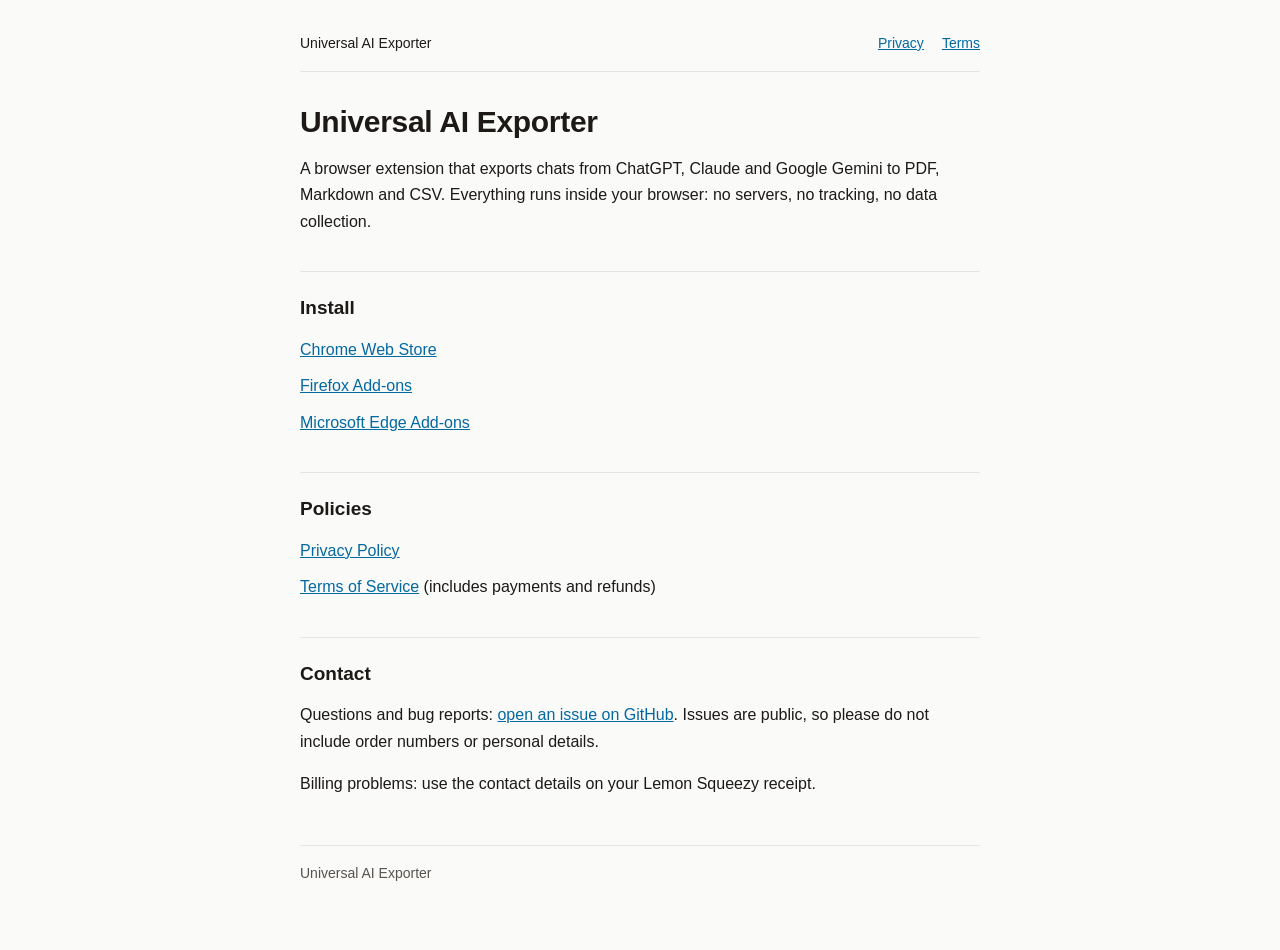
<file: index.html>
<!doctype html>
<html lang="en">
<head>
<meta charset="utf-8">
<meta name="viewport" content="width=device-width, initial-scale=1">
<title>Universal AI Exporter</title>
<meta name="description" content="Export chats from ChatGPT, Claude and Gemini to PDF, Markdown and CSV, entirely in your browser.">
<link rel="stylesheet" href="style.css">
</head>
<body>
<div class="wrap">
<nav>
  <a class="brand" href="./" aria-current="page">Universal AI Exporter</a>
  <a href="privacy">Privacy</a>
  <a href="terms">Terms</a>
</nav>

<h1>Universal AI Exporter</h1>
<p>A browser extension that exports chats from ChatGPT, Claude and Google Gemini to PDF, Markdown and CSV. Everything runs inside your browser: no servers, no tracking, no data collection.</p>

<h2>Install</h2>
<ul class="links">
  <li><a href="https://chromewebstore.google.com/detail/universal-ai-exporter-cha/jpmklbmdhkffcodcdfhaepbnchjcjdda?utm_source=website">Chrome Web Store</a></li>
  <li><a href="https://addons.mozilla.org/en-US/firefox/addon/universal-ai-exporter/?utm_source=website">Firefox Add-ons</a></li>
  <li><a href="https://microsoftedge.microsoft.com/addons/detail/universal-ai-exporter/mkmagoohhnhbpbaamhmkaibepliojhjb">Microsoft Edge Add-ons</a></li>
</ul>

<h2>Policies</h2>
<ul class="links">
  <li><a href="privacy">Privacy Policy</a></li>
  <li><a href="terms">Terms of Service</a> (includes payments and refunds)</li>
</ul>

<h2>Contact</h2>
<p>Questions and bug reports: <a href="https://github.com/amanolo/universal-ai-exporter-site/issues">open an issue on GitHub</a>. Issues are public, so please do not include order numbers or personal details.</p>
<p>Billing problems: use the contact details on your Lemon Squeezy receipt.</p>

<footer>Universal AI Exporter</footer>
</div>
</body>
</html>
</file>
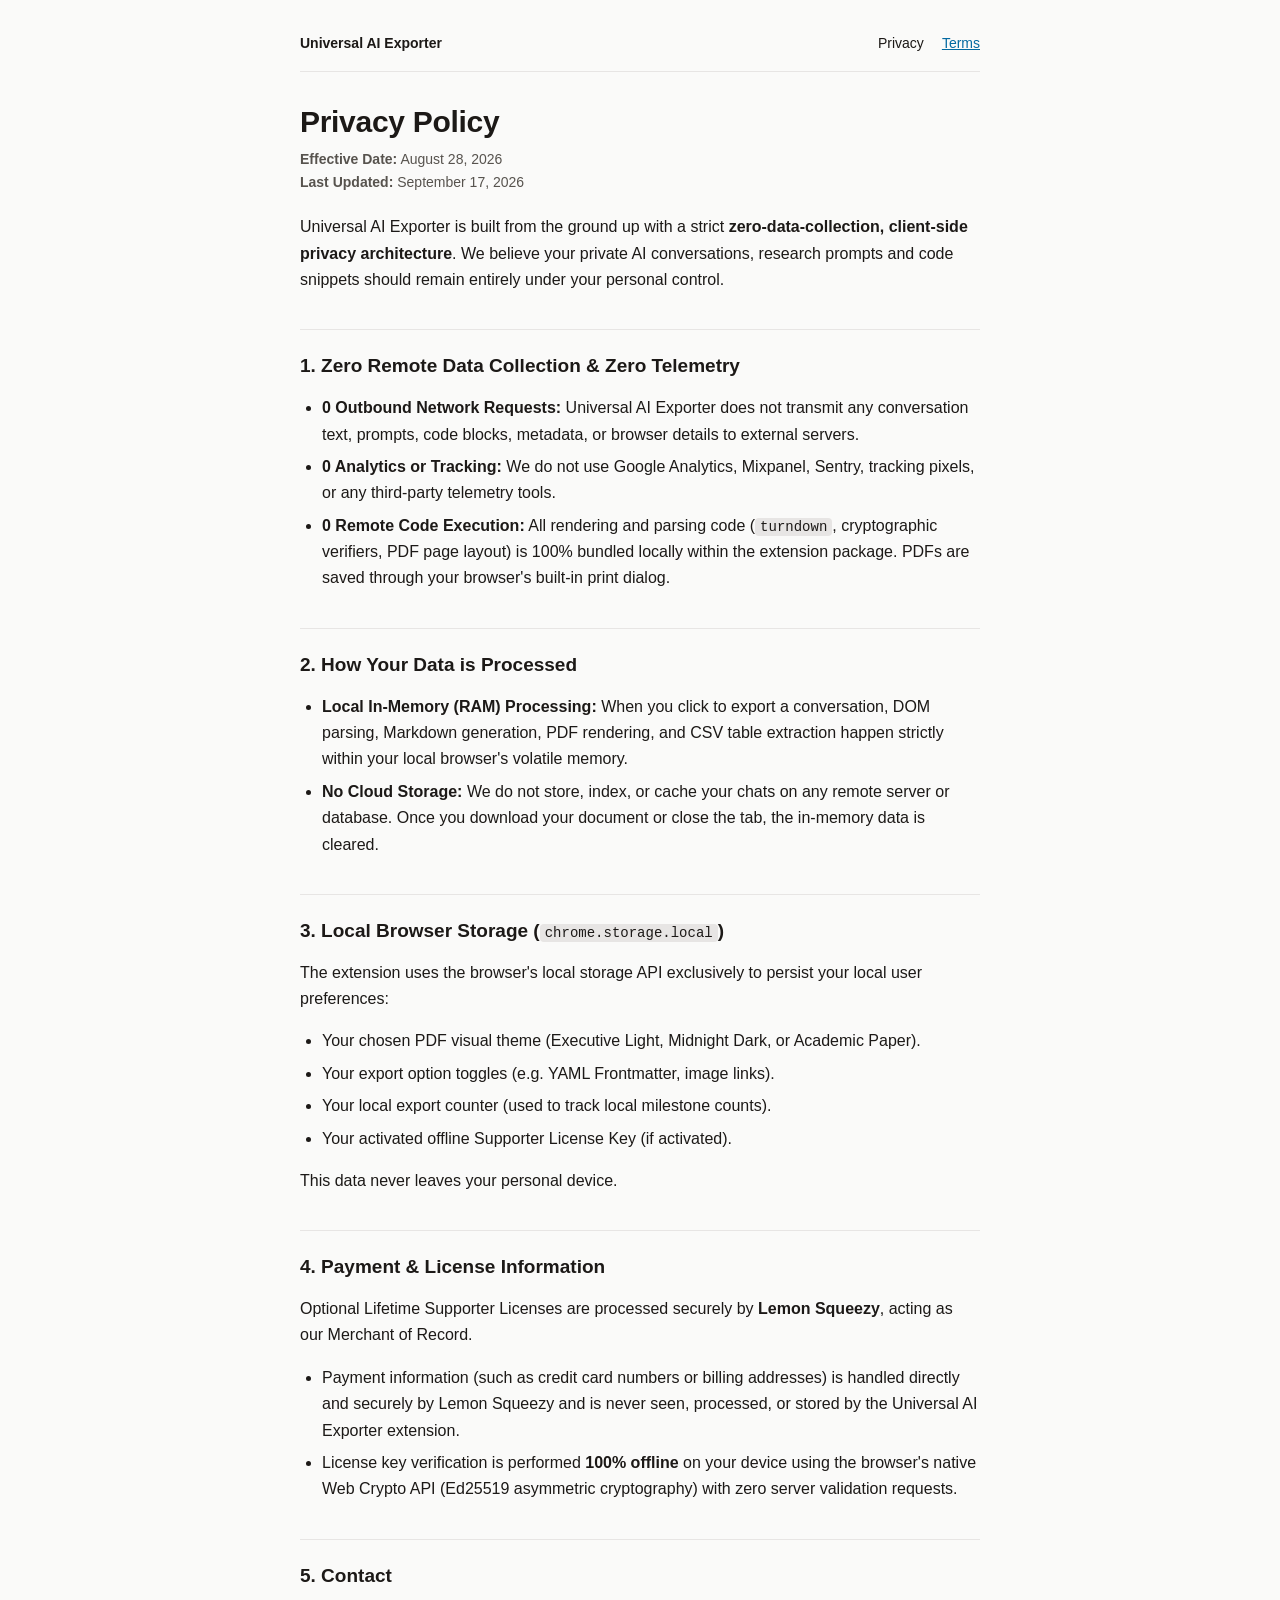
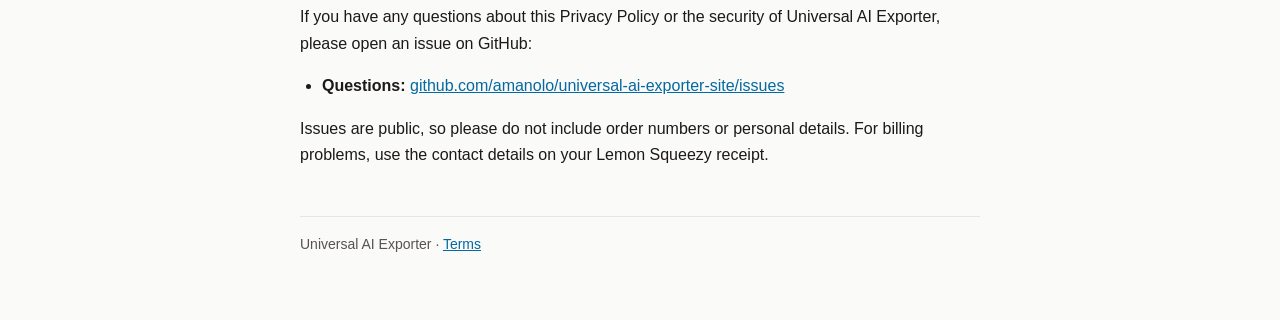
<file: privacy.html>
<!doctype html>
<html lang="en">
<head>
<meta charset="utf-8">
<meta name="viewport" content="width=device-width, initial-scale=1">
<title>Privacy Policy — Universal AI Exporter</title>
<link rel="stylesheet" href="style.css">
</head>
<body>
<div class="wrap">
<nav>
  <a class="brand" href="./">Universal AI Exporter</a>
  <a href="privacy" aria-current="page">Privacy</a>
  <a href="terms">Terms</a>
</nav>

<h1>Privacy Policy</h1>
<p class="dates"><strong>Effective Date:</strong> August 28, 2026<br><strong>Last Updated:</strong> September 17, 2026</p>

<p>Universal AI Exporter is built from the ground up with a strict <strong>zero-data-collection, client-side privacy architecture</strong>. We believe your private AI conversations, research prompts and code snippets should remain entirely under your personal control.</p>

<h2>1. Zero Remote Data Collection &amp; Zero Telemetry</h2>
<ul>
  <li><strong>0 Outbound Network Requests:</strong> Universal AI Exporter does not transmit any conversation text, prompts, code blocks, metadata, or browser details to external servers.</li>
  <li><strong>0 Analytics or Tracking:</strong> We do not use Google Analytics, Mixpanel, Sentry, tracking pixels, or any third-party telemetry tools.</li>
  <li><strong>0 Remote Code Execution:</strong> All rendering and parsing code (<code>turndown</code>, cryptographic verifiers, PDF page layout) is 100% bundled locally within the extension package. PDFs are saved through your browser's built-in print dialog.</li>
</ul>

<h2>2. How Your Data is Processed</h2>
<ul>
  <li><strong>Local In-Memory (RAM) Processing:</strong> When you click to export a conversation, DOM parsing, Markdown generation, PDF rendering, and CSV table extraction happen strictly within your local browser's volatile memory.</li>
  <li><strong>No Cloud Storage:</strong> We do not store, index, or cache your chats on any remote server or database. Once you download your document or close the tab, the in-memory data is cleared.</li>
</ul>

<h2>3. Local Browser Storage (<code>chrome.storage.local</code>)</h2>
<p>The extension uses the browser's local storage API exclusively to persist your local user preferences:</p>
<ul>
  <li>Your chosen PDF visual theme (Executive Light, Midnight Dark, or Academic Paper).</li>
  <li>Your export option toggles (e.g. YAML Frontmatter, image links).</li>
  <li>Your local export counter (used to track local milestone counts).</li>
  <li>Your activated offline Supporter License Key (if activated).</li>
</ul>
<p>This data never leaves your personal device.</p>

<h2>4. Payment &amp; License Information</h2>
<p>Optional Lifetime Supporter Licenses are processed securely by <strong>Lemon Squeezy</strong>, acting as our Merchant of Record.</p>
<ul>
  <li>Payment information (such as credit card numbers or billing addresses) is handled directly and securely by Lemon Squeezy and is never seen, processed, or stored by the Universal AI Exporter extension.</li>
  <li>License key verification is performed <strong>100% offline</strong> on your device using the browser's native Web Crypto API (Ed25519 asymmetric cryptography) with zero server validation requests.</li>
</ul>

<h2>5. Contact</h2>
<p>If you have any questions about this Privacy Policy or the security of Universal AI Exporter, please open an issue on GitHub:</p>
<ul>
  <li><strong>Questions:</strong> <a href="https://github.com/amanolo/universal-ai-exporter-site/issues">github.com/amanolo/universal-ai-exporter-site/issues</a></li>
</ul>
<p>Issues are public, so please do not include order numbers or personal details. For billing problems, use the contact details on your Lemon Squeezy receipt.</p>

<footer>Universal AI Exporter · <a href="terms">Terms</a></footer>
</div>
</body>
</html>
</file>
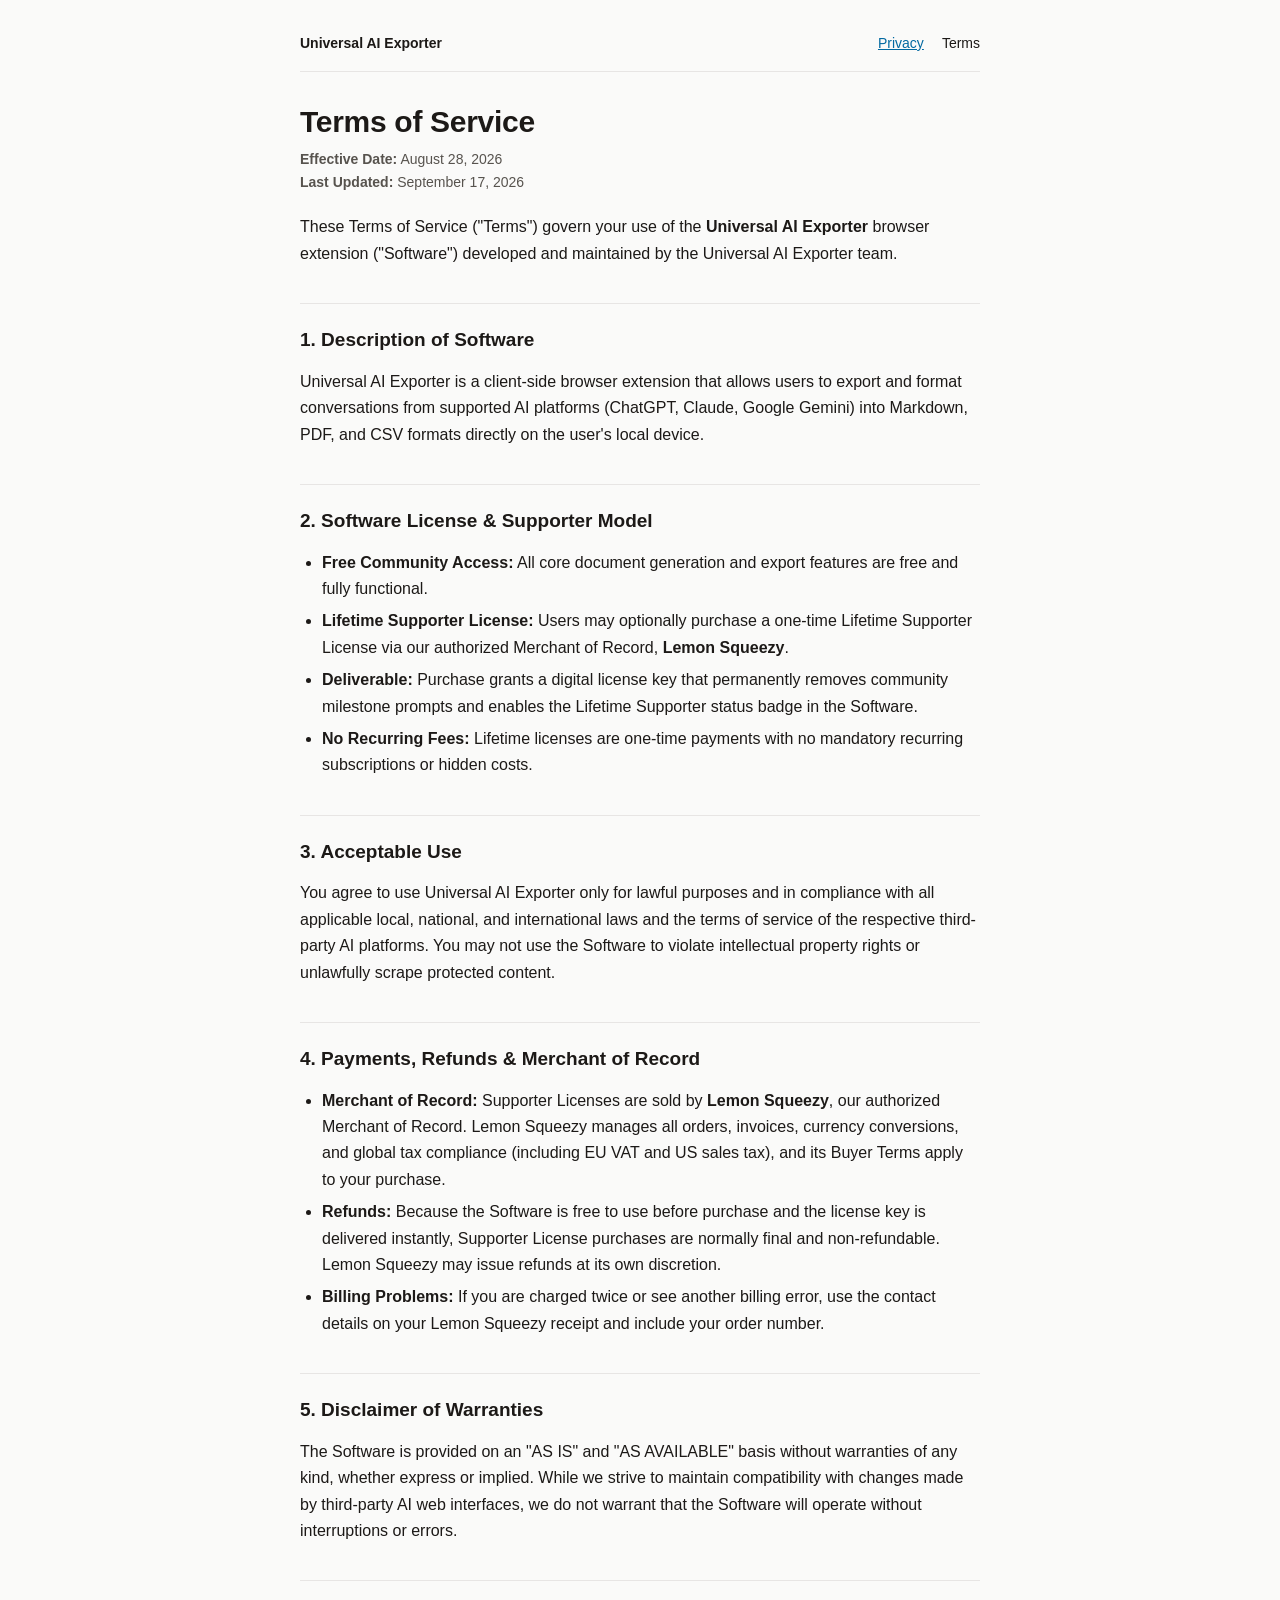
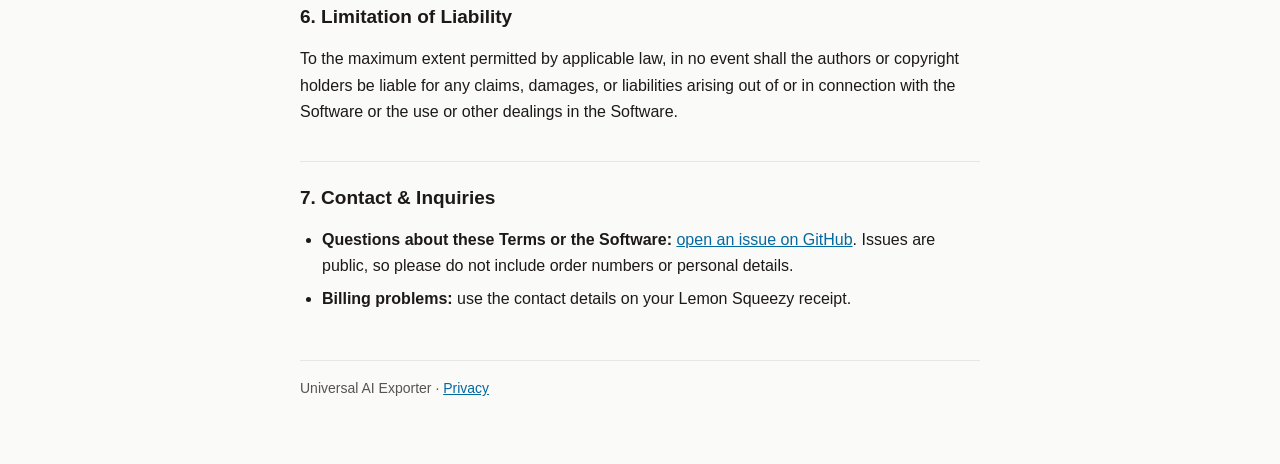
<file: terms.html>
<!doctype html>
<html lang="en">
<head>
<meta charset="utf-8">
<meta name="viewport" content="width=device-width, initial-scale=1">
<title>Terms of Service — Universal AI Exporter</title>
<link rel="stylesheet" href="style.css">
</head>
<body>
<div class="wrap">
<nav>
  <a class="brand" href="./">Universal AI Exporter</a>
  <a href="privacy">Privacy</a>
  <a href="terms" aria-current="page">Terms</a>
</nav>

<h1>Terms of Service</h1>
<p class="dates"><strong>Effective Date:</strong> August 28, 2026<br><strong>Last Updated:</strong> September 17, 2026</p>

<p>These Terms of Service ("Terms") govern your use of the <strong>Universal AI Exporter</strong> browser extension ("Software") developed and maintained by the Universal AI Exporter team.</p>

<h2>1. Description of Software</h2>
<p>Universal AI Exporter is a client-side browser extension that allows users to export and format conversations from supported AI platforms (ChatGPT, Claude, Google Gemini) into Markdown, PDF, and CSV formats directly on the user's local device.</p>

<h2>2. Software License &amp; Supporter Model</h2>
<ul>
  <li><strong>Free Community Access:</strong> All core document generation and export features are free and fully functional.</li>
  <li><strong>Lifetime Supporter License:</strong> Users may optionally purchase a one-time Lifetime Supporter License via our authorized Merchant of Record, <strong>Lemon Squeezy</strong>.</li>
  <li><strong>Deliverable:</strong> Purchase grants a digital license key that permanently removes community milestone prompts and enables the Lifetime Supporter status badge in the Software.</li>
  <li><strong>No Recurring Fees:</strong> Lifetime licenses are one-time payments with no mandatory recurring subscriptions or hidden costs.</li>
</ul>

<h2>3. Acceptable Use</h2>
<p>You agree to use Universal AI Exporter only for lawful purposes and in compliance with all applicable local, national, and international laws and the terms of service of the respective third-party AI platforms. You may not use the Software to violate intellectual property rights or unlawfully scrape protected content.</p>

<h2>4. Payments, Refunds &amp; Merchant of Record</h2>
<ul>
  <li><strong>Merchant of Record:</strong> Supporter Licenses are sold by <strong>Lemon Squeezy</strong>, our authorized Merchant of Record. Lemon Squeezy manages all orders, invoices, currency conversions, and global tax compliance (including EU VAT and US sales tax), and its Buyer Terms apply to your purchase.</li>
  <li><strong>Refunds:</strong> Because the Software is free to use before purchase and the license key is delivered instantly, Supporter License purchases are normally final and non-refundable. Lemon Squeezy may issue refunds at its own discretion.</li>
  <li><strong>Billing Problems:</strong> If you are charged twice or see another billing error, use the contact details on your Lemon Squeezy receipt and include your order number.</li>
</ul>

<h2>5. Disclaimer of Warranties</h2>
<p>The Software is provided on an "AS IS" and "AS AVAILABLE" basis without warranties of any kind, whether express or implied. While we strive to maintain compatibility with changes made by third-party AI web interfaces, we do not warrant that the Software will operate without interruptions or errors.</p>

<h2>6. Limitation of Liability</h2>
<p>To the maximum extent permitted by applicable law, in no event shall the authors or copyright holders be liable for any claims, damages, or liabilities arising out of or in connection with the Software or the use or other dealings in the Software.</p>

<h2>7. Contact &amp; Inquiries</h2>
<ul>
  <li><strong>Questions about these Terms or the Software:</strong> <a href="https://github.com/amanolo/universal-ai-exporter-site/issues">open an issue on GitHub</a>. Issues are public, so please do not include order numbers or personal details.</li>
  <li><strong>Billing problems:</strong> use the contact details on your Lemon Squeezy receipt.</li>
</ul>

<footer>Universal AI Exporter · <a href="privacy">Privacy</a></footer>
</div>
</body>
</html>
</file>
<file: style.css>
:root {
  --bg: #fafaf9;
  --ink: #1c1917;
  --ink-2: #57534e;
  --line: #e7e5e4;
  --accent: #0369a1;
  --sans: -apple-system, BlinkMacSystemFont, "Segoe UI", Roboto, Helvetica, Arial, sans-serif;
}
@media (prefers-color-scheme: dark) {
  :root {
    --bg: #1c1917;
    --ink: #f5f5f4;
    --ink-2: #a8a29e;
    --line: #44403c;
    --accent: #7dd3fc;
  }
}
* { box-sizing: border-box; }
html { color-scheme: light dark; }
body { margin: 0; background: var(--bg); color: var(--ink); font: 16px/1.65 var(--sans); -webkit-font-smoothing: antialiased; }
a { color: var(--accent); }
.wrap { max-width: 720px; margin: 0 auto; padding: 32px 20px 64px; }
nav { display: flex; flex-wrap: wrap; gap: 6px 18px; padding-bottom: 16px; border-bottom: 1px solid var(--line); font-size: 14px; }
nav .brand { font-weight: 600; color: var(--ink); text-decoration: none; margin-right: auto; }
nav a[aria-current="page"] { color: var(--ink); text-decoration: none; font-weight: 500; }
h1 { font-size: 30px; line-height: 1.2; margin: 32px 0 8px; letter-spacing: -0.01em; }
h2 { font-size: 19px; line-height: 1.3; margin: 36px 0 8px; padding-top: 24px; border-top: 1px solid var(--line); }
.dates { color: var(--ink-2); font-size: 14px; margin: 0 0 20px; }
ul, ol { padding-left: 22px; }
li { margin: 6px 0; }
code { font: 14px ui-monospace, SFMono-Regular, Menlo, Consolas, monospace; background: var(--line); padding: 1px 5px; border-radius: 4px; }
.links { list-style: none; padding: 0; }
.links li { margin: 10px 0; }
footer { margin-top: 48px; padding-top: 16px; border-top: 1px solid var(--line); color: var(--ink-2); font-size: 14px; }
</file>
